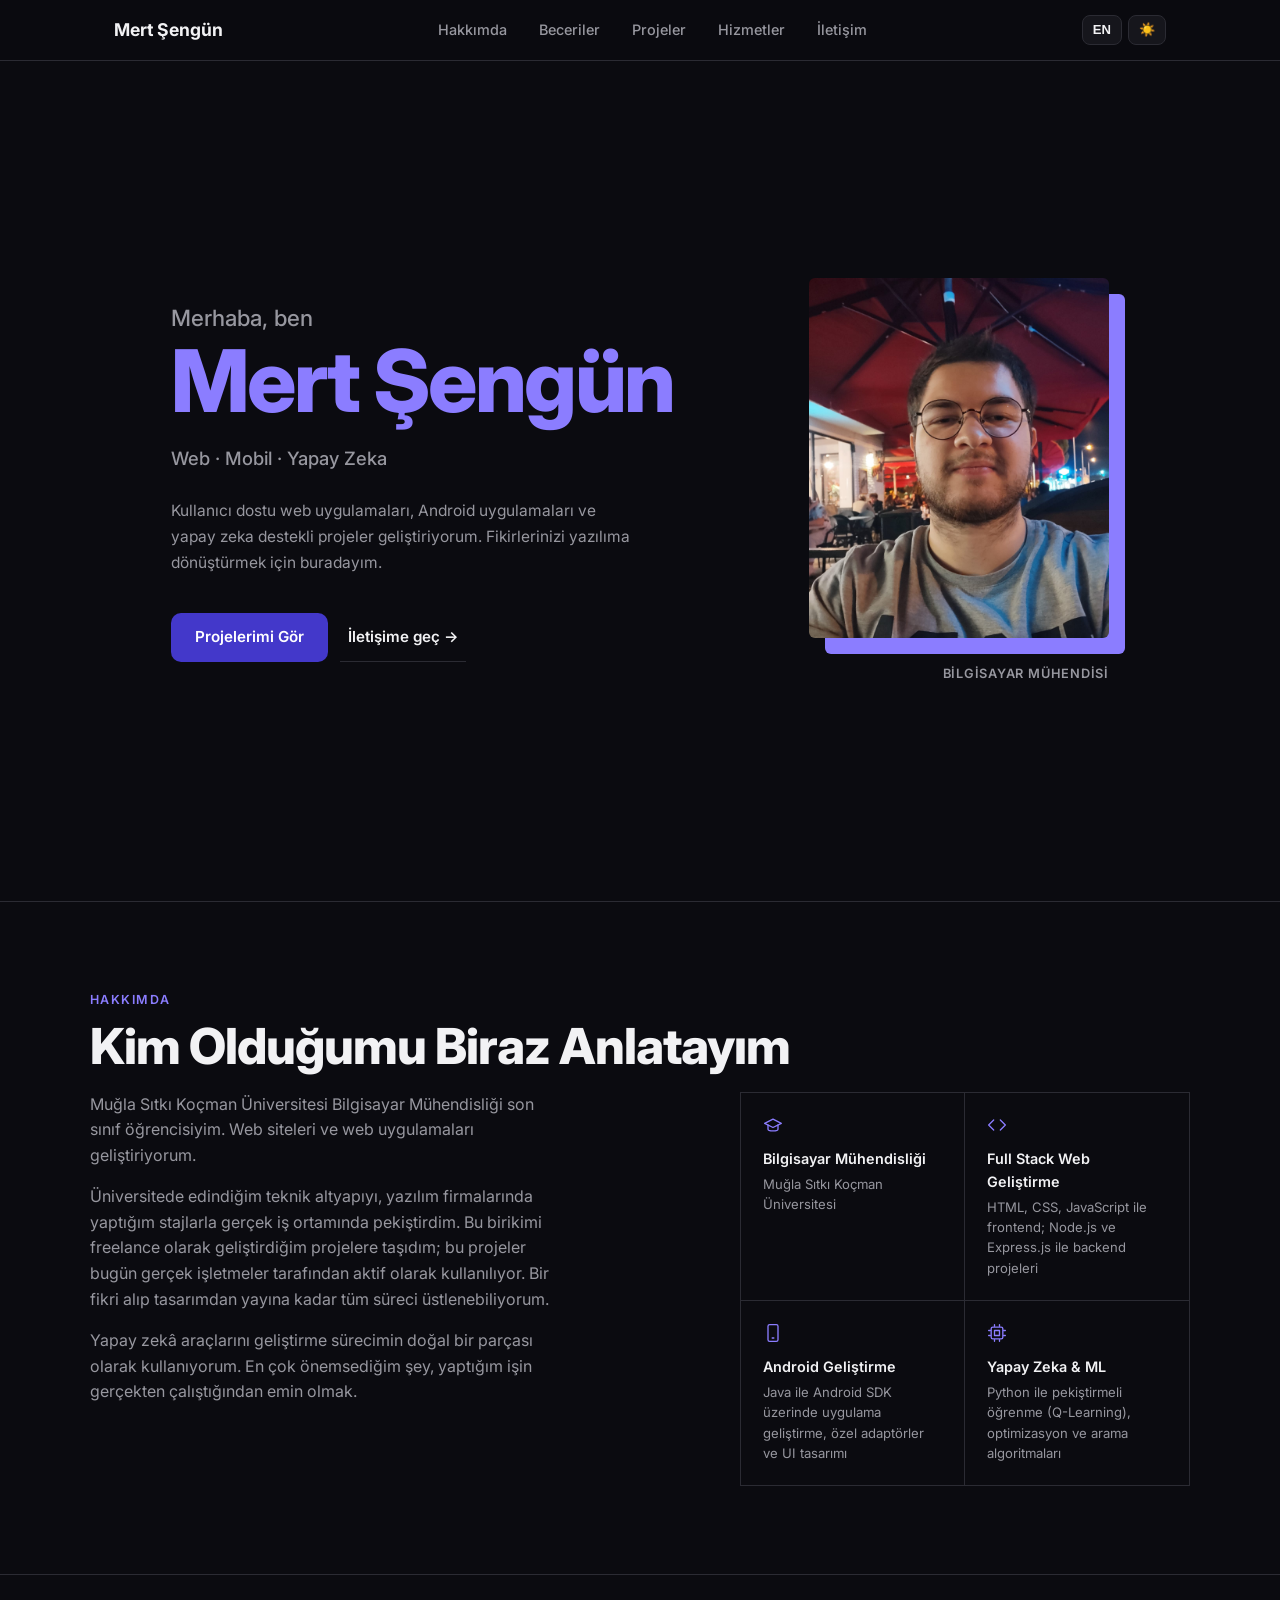
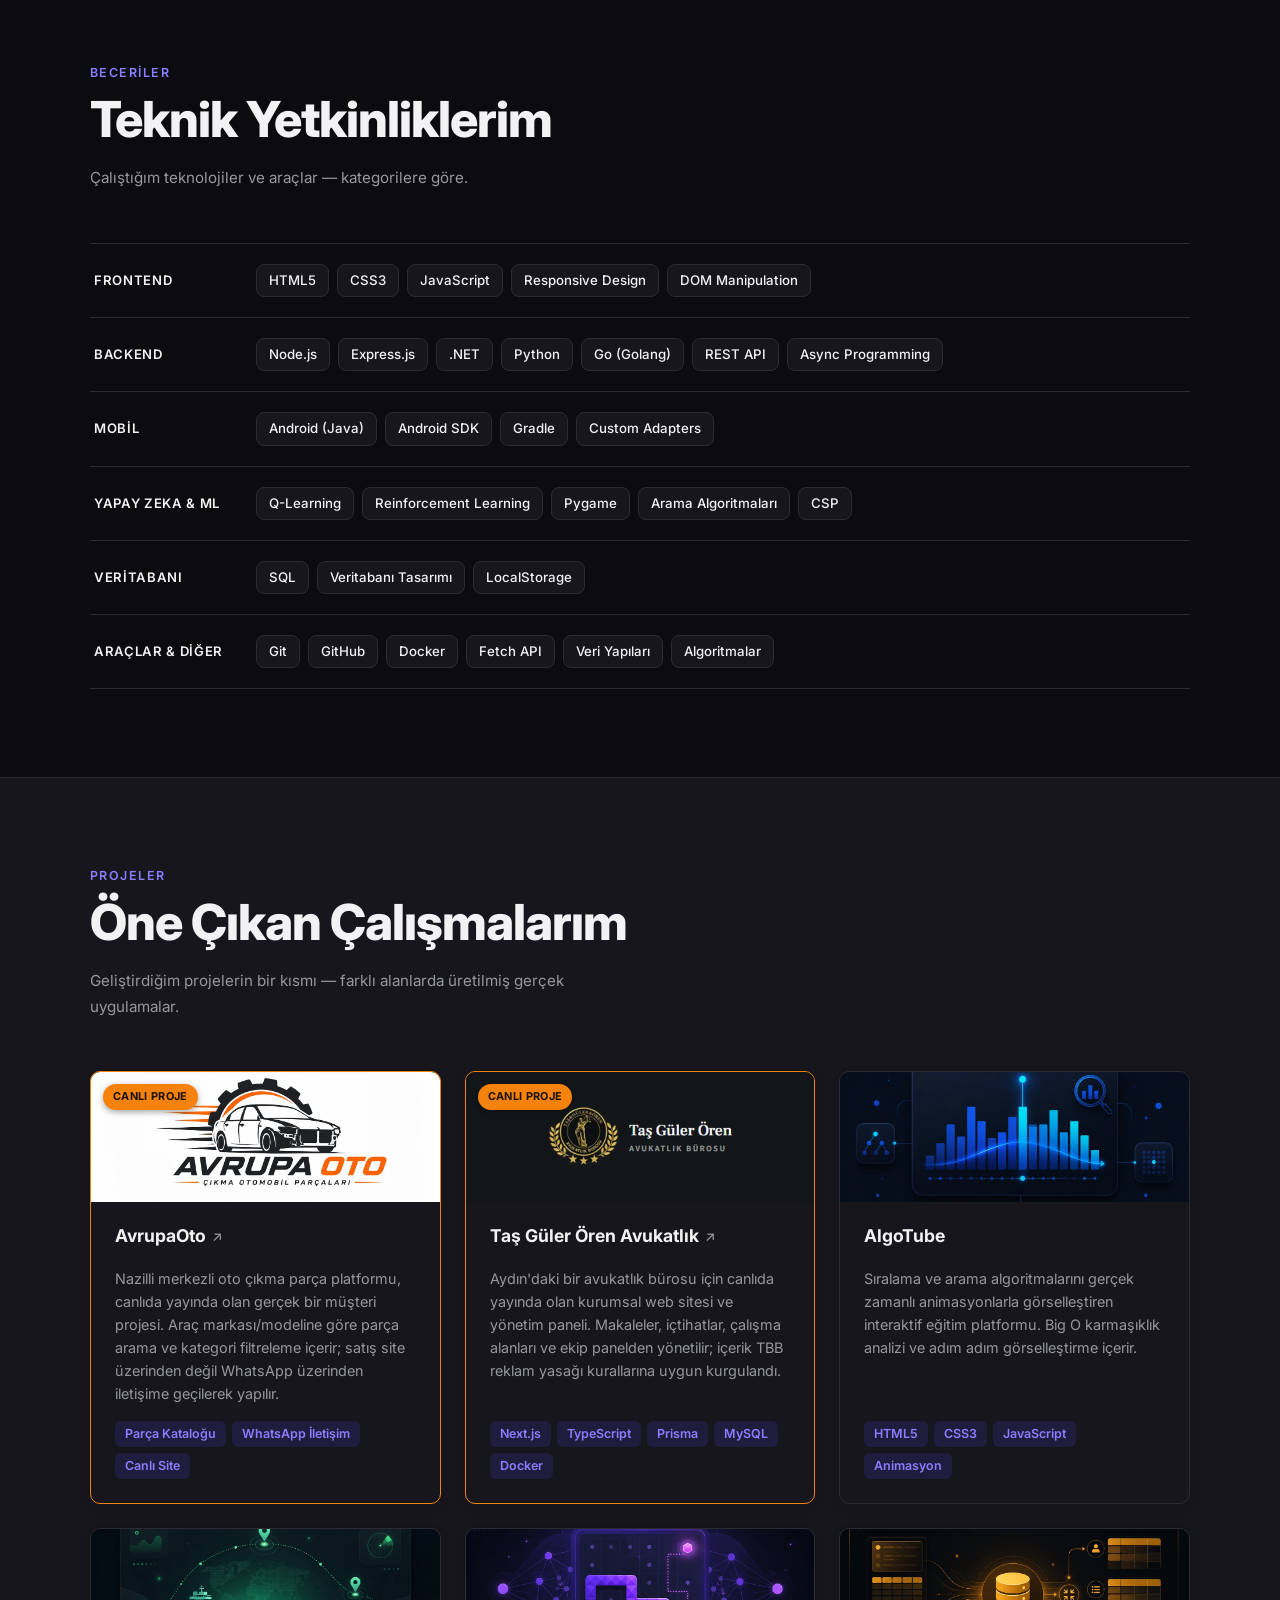
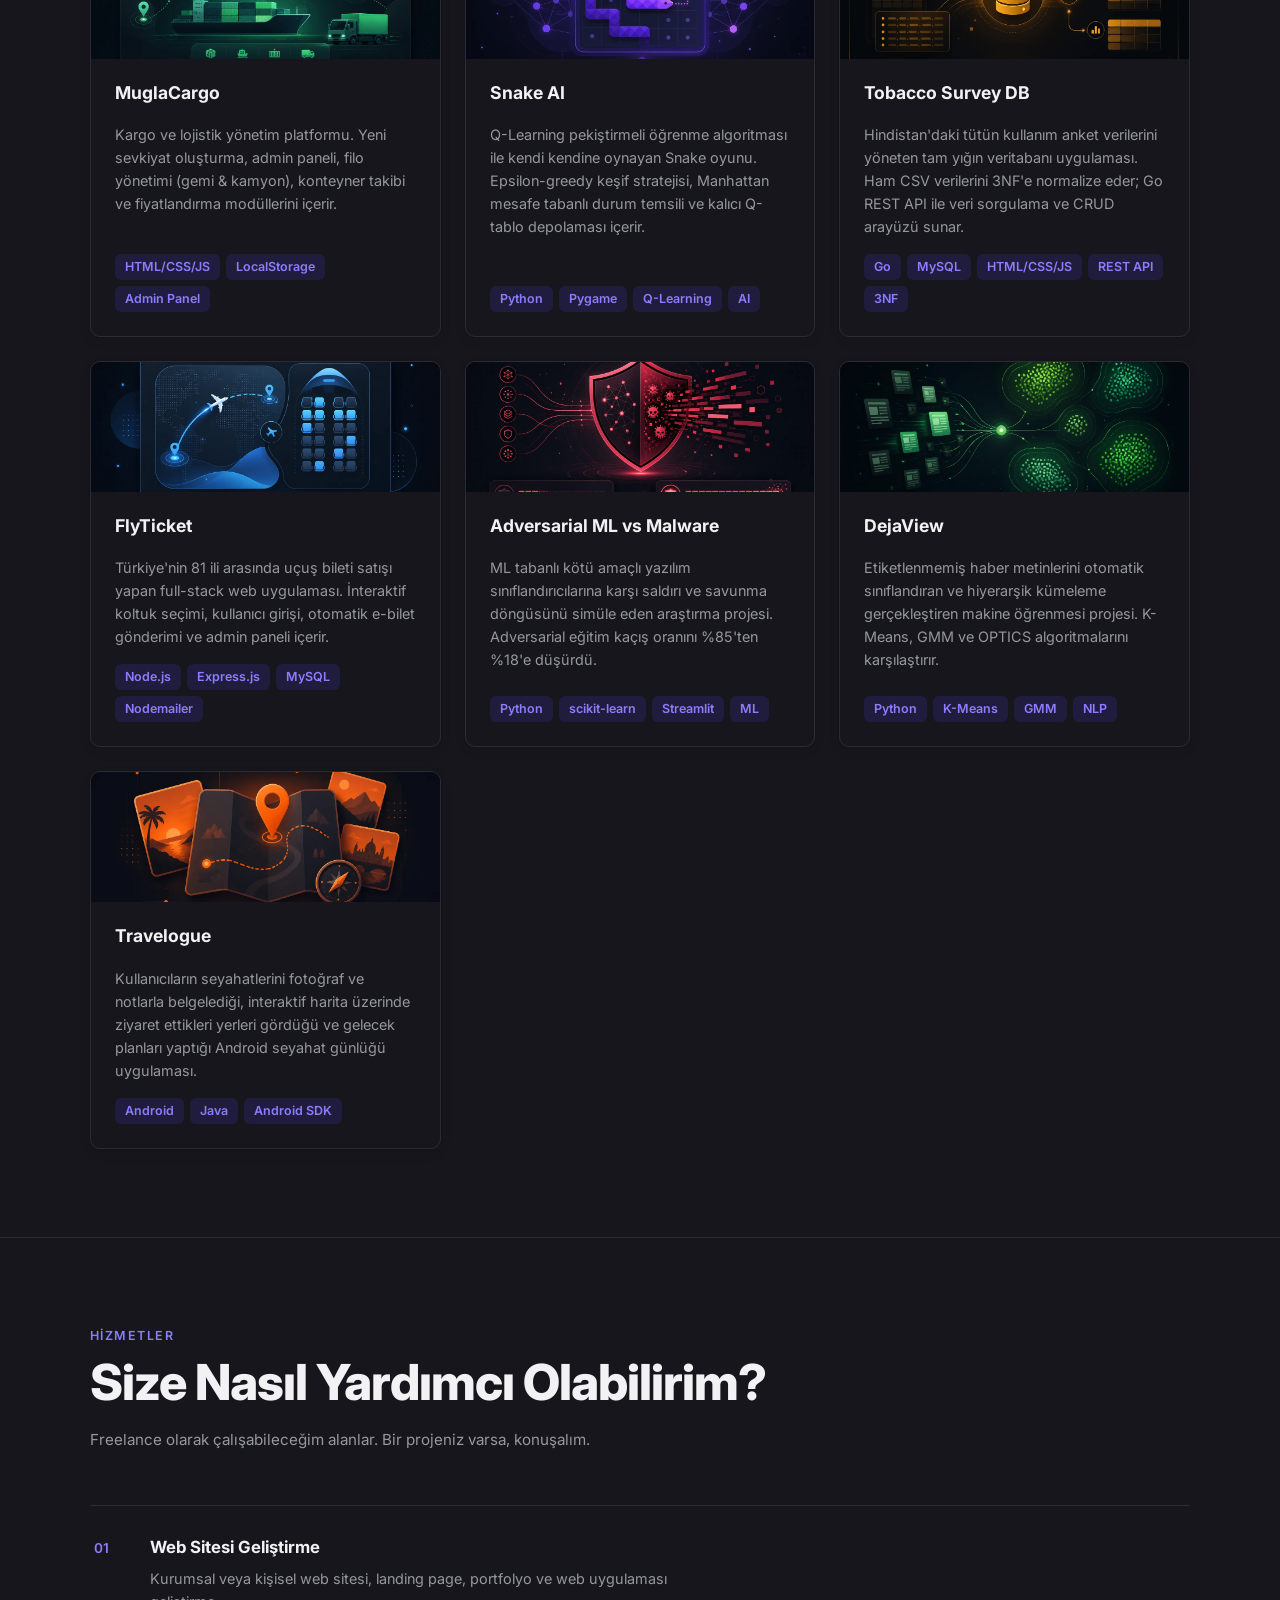
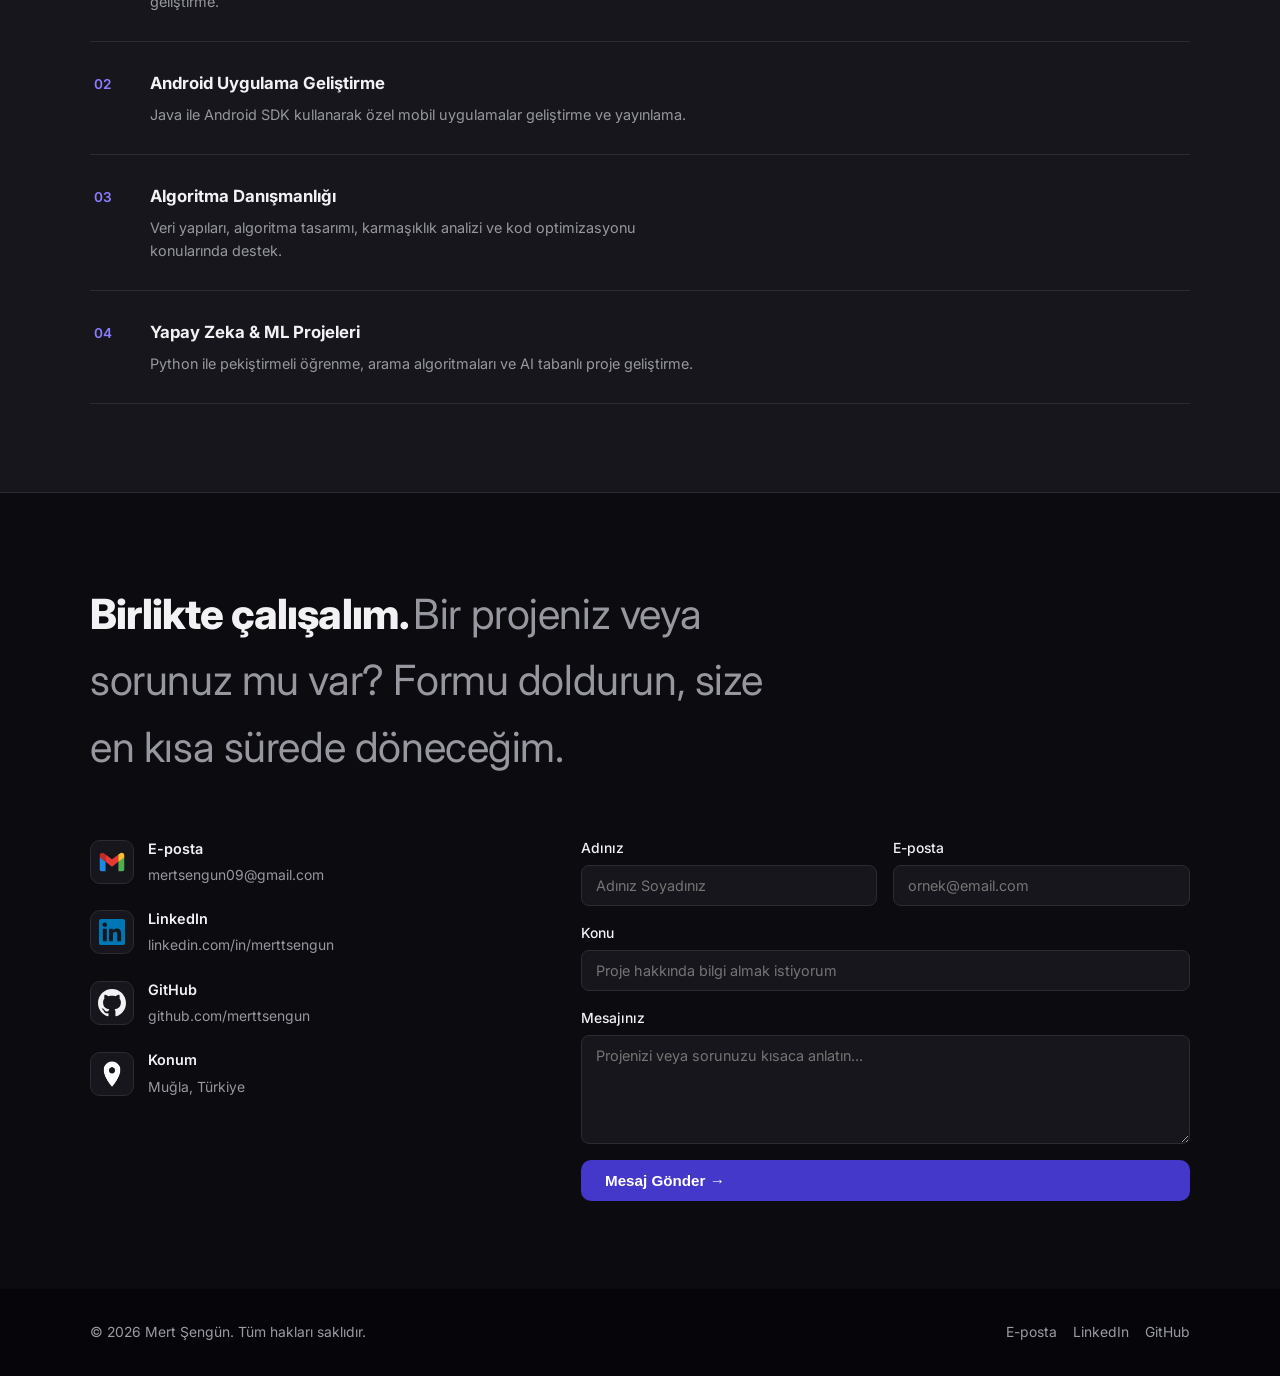
<file: index.html>
<!DOCTYPE html>
<html lang="tr">
<head>
  <meta charset="UTF-8" />
  <meta name="viewport" content="width=device-width, initial-scale=1.0" />
  <title>Mert Şengün — Bilgisayar Mühendisi</title>
  <meta name="description" content="Mert Şengün kişisel portfolio sitesi. Web geliştirme, Android uygulama geliştirme ve yapay zeka projeleri." />
  <link rel="icon" type="image/svg+xml" href="favicon.svg?v=2" />
  <link rel="icon" type="image/png" sizes="32x32" href="favicon-32.png?v=2" />
  <link rel="icon" type="image/png" sizes="16x16" href="favicon-16.png?v=2" />
  <link rel="icon" href="favicon.ico?v=2" sizes="any" />
  <link rel="apple-touch-icon" href="apple-touch-icon.png?v=2" />
  <link rel="stylesheet" href="style.css?v=20260924" />
</head>
<body>

<!-- ── Navbar ── -->
<nav>
  <div class="nav-inner">
    <a class="nav-logo" href="#hero">Mert Şengün</a>
    <ul class="nav-links" id="navLinks">
      <li><a href="#about" data-i18n="nav.about">Hakkımda</a></li>
      <li><a href="#skills" data-i18n="nav.skills">Beceriler</a></li>
      <li><a href="#projects" data-i18n="nav.projects">Projeler</a></li>
      <li><a href="#services" data-i18n="nav.services">Hizmetler</a></li>
      <li><a href="#contact" data-i18n="nav.contact">İletişim</a></li>
    </ul>
    <div class="nav-controls">
      <button id="langToggle" class="nav-ctrl-btn">EN</button>
      <button id="themeToggle" class="nav-ctrl-btn" aria-label="Tema">🌙</button>
      <button class="nav-toggle" id="navToggle" aria-label="Menü">
        <span></span><span></span><span></span>
      </button>
    </div>
  </div>
</nav>

<!-- ── Hero ── -->
<section id="hero">
  <div class="hero-inner">
    <div class="hero-content">
      <h1 class="hero-name"><span data-i18n="hero.greeting">Merhaba, Ben</span><span class="accent">Mert Şengün</span></h1>
      <p class="hero-role" data-i18n="hero.role">Web · Mobil · Yapay Zeka</p>
      <p class="hero-desc" data-i18n="hero.desc">
        Kullanıcı dostu web uygulamaları, Android uygulamaları ve yapay zeka destekli projeler geliştiriyorum. Fikirlerinizi yazılıma dönüştürmek için buradayım.
      </p>
      <div class="hero-actions">
        <a class="btn btn-primary" href="#projects" data-i18n="hero.btn.projects">Projelerimi Gör</a>
        <a class="hero-link" href="#contact" data-i18n="hero.btn.contact">İletişime geç →</a>
      </div>
    </div>

    <div class="hero-visual">
      <div class="hero-photo-wrap">
        <img src="photo.jpeg" alt="Mert Şengün" class="hero-photo" />
      </div>
      <p class="hero-photo-caption" data-i18n="hero.badge">Bilgisayar Mühendisi</p>
    </div>
  </div>
</section>

<!-- ── Hakkımda ── -->
<section id="about">
  <div class="section-inner">
    <p class="section-label" data-i18n="about.label">Hakkımda</p>
    <h2 class="section-title" data-i18n="about.title">Kim Olduğumu Biraz Anlatayım</h2>

    <div class="about-grid">
      <div class="about-text fade-up">
        <p data-i18n="about.p1">Muğla Sıtkı Koçman Üniversitesi Bilgisayar Mühendisliği son sınıf öğrencisiyim. Web siteleri ve web uygulamaları geliştiriyorum.</p>
        <p data-i18n="about.p2">Üniversitede edindiğim teknik altyapıyı, yazılım firmalarında yaptığım stajlarla gerçek iş ortamında pekiştirdim. Bu birikimi freelance olarak geliştirdiğim projelere taşıdım; bu projeler bugün gerçek işletmeler tarafından aktif olarak kullanılıyor. Bir fikri alıp tasarımdan yayına kadar tüm süreci üstlenebiliyorum.</p>
        <p data-i18n="about.p3">Yapay zekâ araçlarını geliştirme sürecimin doğal bir parçası olarak kullanıyorum. En çok önemsediğim şey, yaptığım işin gerçekten çalıştığından emin olmak.</p>
      </div>

      <div class="about-highlights">
        <div class="highlight-card fade-up">
          <div class="hc-icon" aria-hidden="true">
            <svg viewBox="0 0 24 24" fill="none" stroke="currentColor" stroke-width="1.6" stroke-linecap="round" stroke-linejoin="round"><path d="M22 10 12 5 2 10l10 5 10-5Z"/><path d="M6 12v5c0 1.1 2.7 2 6 2s6-.9 6-2v-5"/></svg>
          </div>
          <div class="hc-body">
            <h4 data-i18n="about.card1.title">Bilgisayar Mühendisliği</h4>
            <p data-i18n="about.card1.desc">Muğla Sıtkı Koçman Üniversitesi</p>
          </div>
        </div>
        <div class="highlight-card fade-up">
          <div class="hc-icon" aria-hidden="true">
            <svg viewBox="0 0 24 24" fill="none" stroke="currentColor" stroke-width="1.6" stroke-linecap="round" stroke-linejoin="round"><polyline points="16 18 22 12 16 6"/><polyline points="8 6 2 12 8 18"/></svg>
          </div>
          <div class="hc-body">
            <h4 data-i18n="about.card2.title">Full Stack Web Geliştirme</h4>
            <p data-i18n="about.card2.desc">HTML, CSS, JavaScript ile frontend; Node.js ve Express.js ile backend projeleri</p>
          </div>
        </div>
        <div class="highlight-card fade-up">
          <div class="hc-icon" aria-hidden="true">
            <svg viewBox="0 0 24 24" fill="none" stroke="currentColor" stroke-width="1.6" stroke-linecap="round" stroke-linejoin="round"><rect x="6" y="2" width="12" height="20" rx="2"/><path d="M11 18h2"/></svg>
          </div>
          <div class="hc-body">
            <h4 data-i18n="about.card3.title">Android Geliştirme</h4>
            <p data-i18n="about.card3.desc">Java ile Android SDK üzerinde uygulama geliştirme, özel adaptörler ve UI tasarımı</p>
          </div>
        </div>
        <div class="highlight-card fade-up">
          <div class="hc-icon" aria-hidden="true">
            <svg viewBox="0 0 24 24" fill="none" stroke="currentColor" stroke-width="1.6" stroke-linecap="round" stroke-linejoin="round"><rect x="5" y="5" width="14" height="14" rx="2"/><rect x="9" y="9" width="6" height="6"/><path d="M9 2v2M15 2v2M9 20v2M15 20v2M2 9h2M2 15h2M20 9h2M20 15h2"/></svg>
          </div>
          <div class="hc-body">
            <h4 data-i18n="about.card4.title">Yapay Zeka &amp; ML</h4>
            <p data-i18n="about.card4.desc">Python ile pekiştirmeli öğrenme (Q-Learning), optimizasyon ve arama algoritmaları</p>
          </div>
        </div>
      </div>
    </div>
  </div>
</section>

<!-- ── Beceriler ── -->
<section id="skills">
  <div class="section-inner">
    <p class="section-label" data-i18n="skills.label">Beceriler</p>
    <h2 class="section-title" data-i18n="skills.title">Teknik Yetkinliklerim</h2>
    <p class="section-desc" data-i18n="skills.desc">Çalıştığım teknolojiler ve araçlar — kategorilere göre.</p>

    <div class="skills-grid">
      <div class="skill-category fade-up">
        <h3 data-i18n="skills.cat.frontend">Frontend</h3>
        <div class="skill-tags">
          <span class="skill-tag">HTML5</span>
          <span class="skill-tag">CSS3</span>
          <span class="skill-tag">JavaScript</span>
          <span class="skill-tag">Responsive Design</span>
          <span class="skill-tag">DOM Manipulation</span>
        </div>
      </div>
      <div class="skill-category fade-up">
        <h3 data-i18n="skills.cat.backend">Backend</h3>
        <div class="skill-tags">
          <span class="skill-tag">Node.js</span>
          <span class="skill-tag">Express.js</span>
          <span class="skill-tag">.NET</span>
          <span class="skill-tag">Python</span>
          <span class="skill-tag">Go (Golang)</span>
          <span class="skill-tag">REST API</span>
          <span class="skill-tag">Async Programming</span>
        </div>
      </div>
      <div class="skill-category fade-up">
        <h3 data-i18n="skills.cat.mobile">Mobil</h3>
        <div class="skill-tags">
          <span class="skill-tag">Android (Java)</span>
          <span class="skill-tag">Android SDK</span>
          <span class="skill-tag">Gradle</span>
          <span class="skill-tag">Custom Adapters</span>
        </div>
      </div>
      <div class="skill-category fade-up">
        <h3 data-i18n="skills.cat.ai">Yapay Zeka &amp; ML</h3>
        <div class="skill-tags">
          <span class="skill-tag">Q-Learning</span>
          <span class="skill-tag">Reinforcement Learning</span>
          <span class="skill-tag">Pygame</span>
          <span class="skill-tag" data-i18n-tag="skills.tag.search">Arama Algoritmaları</span>
          <span class="skill-tag">CSP</span>
        </div>
      </div>
      <div class="skill-category fade-up">
        <h3 data-i18n="skills.cat.db">Veritabanı</h3>
        <div class="skill-tags">
          <span class="skill-tag">SQL</span>
          <span class="skill-tag" data-i18n-tag="skills.tag.dbdesign">Veritabanı Tasarımı</span>
          <span class="skill-tag">LocalStorage</span>
        </div>
      </div>
      <div class="skill-category fade-up">
        <h3 data-i18n="skills.cat.tools">Araçlar &amp; Diğer</h3>
        <div class="skill-tags">
          <span class="skill-tag">Git</span>
          <span class="skill-tag">GitHub</span>
          <span class="skill-tag">Docker</span>
          <span class="skill-tag">Fetch API</span>
          <span class="skill-tag" data-i18n-tag="skills.tag.ds">Veri Yapıları</span>
          <span class="skill-tag" data-i18n-tag="skills.tag.algo">Algoritmalar</span>
        </div>
      </div>
    </div>
  </div>
</section>

<!-- ── Projeler ── -->
<section id="projects">
  <div class="section-inner">
    <p class="section-label" data-i18n="projects.label">Projeler</p>
    <h2 class="section-title" data-i18n="projects.title">Öne Çıkan Çalışmalarım</h2>
    <p class="section-desc" data-i18n="projects.desc">Geliştirdiğim projelerin bir kısmı — farklı alanlarda üretilmiş gerçek uygulamalar.</p>

    <div class="projects-grid">
      <a class="project-card live-project avrupaoto fade-up" href="https://avrupaotocikma.com.tr" target="_blank" rel="noopener noreferrer">
        <div class="project-preview">
          <span class="live-badge" data-i18n="projects.avrupaoto.badge">Canlı Proje</span>
        </div>
        <h3>AvrupaOto <span class="ext-icon">↗</span></h3>
        <p data-i18n="projects.avrupaoto.desc">Nazilli merkezli oto çıkma parça satışı yapan, canlıda yayında olan gerçek bir müşteri projesi. Araç markası/modeline göre parça arama, kategori filtreleme ve WhatsApp üzerinden hızlı teklif alma özellikleri içerir.</p>
        <div class="project-tags">
          <span class="project-tag" data-i18n-tag="tag.partscatalog">Parça Kataloğu</span>
          <span class="project-tag" data-i18n-tag="tag.whatsapp">WhatsApp İletişim</span>
          <span class="project-tag" data-i18n-tag="tag.livesite">Canlı Site</span>
        </div>
      </a>

      <a class="project-card live-project tasguleroren fade-up" href="https://tasguleroren.av.tr" target="_blank" rel="noopener noreferrer">
        <div class="project-preview">
          <span class="live-badge" data-i18n="projects.avrupaoto.badge">Canlı Proje</span>
        </div>
        <h3>Taş Güler Ören Avukatlık <span class="ext-icon">↗</span></h3>
        <p data-i18n="projects.tasguleroren.desc">Aydın'daki bir avukatlık bürosu için canlıda yayında olan kurumsal web sitesi ve yönetim paneli. Makaleler, içtihatlar, çalışma alanları ve ekip panelden yönetilir; içerik TBB reklam yasağı kurallarına uygun kurgulandı.</p>
        <div class="project-tags">
          <span class="project-tag">Next.js</span>
          <span class="project-tag">TypeScript</span>
          <span class="project-tag">Prisma</span>
          <span class="project-tag">MySQL</span>
          <span class="project-tag">Docker</span>
        </div>
      </a>

      <div class="project-card fade-up">
        <div class="project-preview preview-algotube"></div>
        <h3>AlgoTube</h3>
        <p data-i18n="projects.algotube.desc">Sıralama ve arama algoritmalarını gerçek zamanlı animasyonlarla görselleştiren interaktif eğitim platformu. Big O karmaşıklık analizi ve adım adım görselleştirme içerir.</p>
        <div class="project-tags">
          <span class="project-tag">HTML5</span>
          <span class="project-tag">CSS3</span>
          <span class="project-tag">JavaScript</span>
          <span class="project-tag" data-i18n-tag="tag.animation">Animasyon</span>
        </div>
      </div>

      <div class="project-card fade-up">
        <div class="project-preview preview-cargo"></div>
        <h3>MuglaCargo</h3>
        <p data-i18n="projects.cargo.desc">Kargo ve lojistik yönetim platformu. Yeni sevkiyat oluşturma, admin paneli, filo yönetimi (gemi &amp; kamyon), konteyner takibi ve fiyatlandırma modüllerini içerir.</p>
        <div class="project-tags">
          <span class="project-tag">HTML/CSS/JS</span>
          <span class="project-tag">LocalStorage</span>
          <span class="project-tag">Admin Panel</span>
        </div>
      </div>

      <div class="project-card fade-up">
        <div class="project-preview preview-snake"></div>
        <h3>Snake AI</h3>
        <p data-i18n="projects.snake.desc">Q-Learning pekiştirmeli öğrenme algoritması ile kendi kendine oynayan Snake oyunu. Epsilon-greedy keşif stratejisi, Manhattan mesafe tabanlı durum temsili ve kalıcı Q-tablo depolaması içerir.</p>
        <div class="project-tags">
          <span class="project-tag">Python</span>
          <span class="project-tag">Pygame</span>
          <span class="project-tag">Q-Learning</span>
          <span class="project-tag">AI</span>
        </div>
      </div>

      <div class="project-card fade-up">
        <div class="project-preview preview-tobacco"></div>
        <h3>Tobacco Survey DB</h3>
        <p data-i18n="projects.tobacco.desc">Hindistan'daki tütün kullanım anket verilerini yöneten tam yığın veritabanı uygulaması. Ham CSV verilerini 3NF'e normalize eder; Go REST API ile veri sorgulama ve CRUD arayüzü sunar.</p>
        <div class="project-tags">
          <span class="project-tag">Go</span>
          <span class="project-tag">MySQL</span>
          <span class="project-tag">HTML/CSS/JS</span>
          <span class="project-tag">REST API</span>
          <span class="project-tag">3NF</span>
        </div>
      </div>

      <div class="project-card fade-up">
        <div class="project-preview preview-flyticket"></div>
        <h3>FlyTicket</h3>
        <p data-i18n="projects.flyticket.desc">Türkiye'nin 81 ili arasında uçuş bileti satışı yapan full-stack web uygulaması. İnteraktif koltuk seçimi, kullanıcı girişi, otomatik e-bilet gönderimi ve admin paneli içerir.</p>
        <div class="project-tags">
          <span class="project-tag">Node.js</span>
          <span class="project-tag">Express.js</span>
          <span class="project-tag">MySQL</span>
          <span class="project-tag">Nodemailer</span>
        </div>
      </div>

      <div class="project-card fade-up">
        <div class="project-preview preview-adversarial"></div>
        <h3>Adversarial ML vs Malware</h3>
        <p data-i18n="projects.adversarial.desc">ML tabanlı kötü amaçlı yazılım sınıflandırıcılarına karşı saldırı ve savunma döngüsünü simüle eden araştırma projesi. Adversarial eğitim kaçış oranını %85'ten %18'e düşürdü.</p>
        <div class="project-tags">
          <span class="project-tag">Python</span>
          <span class="project-tag">scikit-learn</span>
          <span class="project-tag">Streamlit</span>
          <span class="project-tag">ML</span>
        </div>
      </div>

      <div class="project-card fade-up">
        <div class="project-preview preview-dejaview"></div>
        <h3>DejaView</h3>
        <p data-i18n="projects.dejaview.desc">Etiketlenmemiş haber metinlerini otomatik sınıflandıran ve hiyerarşik kümeleme gerçekleştiren makine öğrenmesi projesi. K-Means, GMM ve OPTICS algoritmalarını karşılaştırır.</p>
        <div class="project-tags">
          <span class="project-tag">Python</span>
          <span class="project-tag">K-Means</span>
          <span class="project-tag">GMM</span>
          <span class="project-tag">NLP</span>
        </div>
      </div>

      <div class="project-card fade-up">
        <div class="project-preview preview-travelogue"></div>
        <h3>Travelogue</h3>
        <p data-i18n="projects.travelogue.desc">Kullanıcıların seyahatlerini fotoğraf ve notlarla belgelediği, interaktif harita üzerinde ziyaret ettikleri yerleri gördüğü ve gelecek planları yaptığı Android seyahat günlüğü uygulaması.</p>
        <div class="project-tags">
          <span class="project-tag">Android</span>
          <span class="project-tag">Java</span>
          <span class="project-tag">Android SDK</span>
        </div>
      </div>
    </div>
  </div>
</section>

<!-- ── Hizmetler ── -->
<section id="services">
  <div class="section-inner">
    <p class="section-label" data-i18n="services.label">Hizmetler</p>
    <h2 class="section-title" data-i18n="services.title">Size Nasıl Yardımcı Olabilirim?</h2>
    <p class="section-desc" data-i18n="services.desc">Freelance olarak çalışabileceğim alanlar. Bir projeniz varsa, konuşalım.</p>

    <ol class="services-list">
      <li class="service-item fade-up">
        <span class="service-num">01</span>
        <div class="service-item-body">
          <h3 data-i18n="services.web.title">Web Sitesi Geliştirme</h3>
          <p data-i18n="services.web.desc">Kurumsal veya kişisel web sitesi, landing page, portfolyo ve web uygulaması geliştirme.</p>
        </div>
      </li>
      <li class="service-item fade-up">
        <span class="service-num">02</span>
        <div class="service-item-body">
          <h3 data-i18n="services.mobile.title">Android Uygulama Geliştirme</h3>
          <p data-i18n="services.mobile.desc">Java ile Android SDK kullanarak özel mobil uygulamalar geliştirme ve yayınlama.</p>
        </div>
      </li>
      <li class="service-item fade-up">
        <span class="service-num">03</span>
        <div class="service-item-body">
          <h3 data-i18n="services.algo.title">Algoritma Danışmanlığı</h3>
          <p data-i18n="services.algo.desc">Veri yapıları, algoritma tasarımı, karmaşıklık analizi ve kod optimizasyonu konularında destek.</p>
        </div>
      </li>
      <li class="service-item fade-up">
        <span class="service-num">04</span>
        <div class="service-item-body">
          <h3 data-i18n="services.ai.title">Yapay Zeka &amp; ML Projeleri</h3>
          <p data-i18n="services.ai.desc">Python ile pekiştirmeli öğrenme, arama algoritmaları ve AI tabanlı proje geliştirme.</p>
        </div>
      </li>
    </ol>
  </div>
</section>

<!-- ── İletişim ── -->
<section id="contact">
  <div class="section-inner">
    <div class="contact-lede">
      <h2 class="contact-lede-title" data-i18n="contact.title">Birlikte çalışalım.</h2>
      <p class="contact-lede-desc" data-i18n="contact.desc">Bir projeniz veya sorunuz mu var? Formu doldurun, size en kısa sürede döneceğim.</p>
    </div>

    <div class="contact-grid">
      <div class="contact-info fade-up">
        <div class="contact-item">
          <div class="contact-item-icon">
            <svg xmlns="http://www.w3.org/2000/svg" viewBox="0 0 48 48" width="28" height="28" aria-hidden="true">
              <path fill="#4caf50" d="M45,16.2l-5,2.75l-5,4.75L35,40h7c1.657,0,3-1.343,3-3V16.2z"/>
              <path fill="#1e88e5" d="M3,16.2l3.614,1.71L13,23.7V40H6c-1.657,0-3-1.343-3-3V16.2z"/>
              <polygon fill="#e53935" points="35,11.2 24,19.45 13,11.2 12,17 13,23.7 24,31.95 35,23.7 36,17"/>
              <path fill="#c62828" d="M3,12.298V16.2l10,7.5V11.2L9.876,8.859C9.132,8.301,8.228,8,7.298,8C4.924,8,3,9.924,3,12.298z"/>
              <path fill="#fbc02d" d="M45,12.298V16.2l-10,7.5V11.2l3.124-2.341C38.868,8.301,39.772,8,40.702,8C43.076,8,45,9.924,45,12.298z"/>
            </svg>
          </div>
          <div class="contact-item-text">
            <h4 data-i18n="contact.email">E-posta</h4>
            <a href="mailto:mertsengun09@gmail.com">mertsengun09@gmail.com</a>
          </div>
        </div>
        <div class="contact-item">
          <div class="contact-item-icon">
            <svg viewBox="0 0 24 24" width="26" height="26" xmlns="http://www.w3.org/2000/svg" aria-hidden="true">
              <path d="M20.447 20.452h-3.554v-5.569c0-1.328-.027-3.037-1.852-3.037-1.853 0-2.136 1.445-2.136 2.939v5.667H9.351V9h3.414v1.561h.046c.477-.9 1.637-1.85 3.37-1.85 3.601 0 4.267 2.37 4.267 5.455v6.286zM5.337 7.433a2.062 2.062 0 0 1-2.063-2.065 2.064 2.064 0 1 1 2.063 2.065zm1.782 13.019H3.555V9h3.564v11.452zM22.225 0H1.771C.792 0 0 .774 0 1.729v20.542C0 23.227.792 24 1.771 24h20.451C23.2 24 24 23.227 24 22.271V1.729C24 .774 23.2 0 22.222 0h.003z" fill="#0077B5"/>
            </svg>
          </div>
          <div class="contact-item-text">
            <h4 data-i18n="contact.linkedin">LinkedIn</h4>
            <a href="https://linkedin.com/in/merttsengun" id="linkedinLink" target="_blank" rel="noopener">linkedin.com/in/merttsengun</a>
          </div>
        </div>
        <div class="contact-item">
          <div class="contact-item-icon icon-github">
            <svg viewBox="0 0 24 24" width="28" height="28" aria-hidden="true">
              <path class="github-path" d="M12 0C5.37 0 0 5.37 0 12c0 5.3 3.438 9.8 8.205 11.385.6.113.82-.258.82-.577 0-.285-.01-1.04-.015-2.04-3.338.724-4.042-1.61-4.042-1.61-.546-1.385-1.335-1.755-1.335-1.755-1.087-.744.084-.729.084-.729 1.205.084 1.838 1.236 1.838 1.236 1.07 1.835 2.809 1.305 3.495.998.108-.776.417-1.305.76-1.605-2.665-.3-5.466-1.332-5.466-5.93 0-1.31.465-2.38 1.235-3.22-.135-.303-.54-1.523.105-3.176 0 0 1.005-.322 3.3 1.23.96-.267 1.98-.399 3-.405 1.02.006 2.04.138 3 .405 2.28-1.552 3.285-1.23 3.285-1.23.645 1.653.24 2.873.12 3.176.765.84 1.23 1.91 1.23 3.22 0 4.61-2.805 5.625-5.475 5.92.42.36.81 1.096.81 2.22 0 1.606-.015 2.896-.015 3.286 0 .315.21.69.825.57C20.565 21.795 24 17.295 24 12c0-6.63-5.37-12-12-12z"/>
            </svg>
          </div>
          <div class="contact-item-text">
            <h4>GitHub</h4>
            <a href="https://github.com/merttsengun" target="_blank" rel="noopener">github.com/merttsengun</a>
          </div>
        </div>
        <div class="contact-item">
          <div class="contact-item-icon">
            <img src="icons8-location-50.png" width="26" height="26" alt="Konum" class="location-icon"/>
          </div>
          <div class="contact-item-text">
            <h4 data-i18n="contact.location">Konum</h4>
            <span data-i18n="contact.location.val">Muğla, Türkiye</span>
          </div>
        </div>
      </div>

      <form class="contact-form fade-up" id="contactForm">
        <div class="form-row">
          <div class="form-group">
            <label for="fname" data-i18n="contact.fname.label">Adınız</label>
            <input type="text" id="fname" name="name" data-i18n-placeholder="contact.fname.placeholder" placeholder="Adınız Soyadınız" required />
          </div>
          <div class="form-group">
            <label for="femail" data-i18n="contact.femail.label">E-posta</label>
            <input type="email" id="femail" name="email" data-i18n-placeholder="contact.femail.placeholder" placeholder="ornek@email.com" required />
          </div>
        </div>
        <div class="form-group">
          <label for="fsubject" data-i18n="contact.fsubject.label">Konu</label>
          <input type="text" id="fsubject" name="subject" data-i18n-placeholder="contact.fsubject.placeholder" placeholder="Proje hakkında bilgi almak istiyorum" />
        </div>
        <div class="form-group">
          <label for="fmessage" data-i18n="contact.fmessage.label">Mesajınız</label>
          <textarea id="fmessage" name="message" rows="5" data-i18n-placeholder="contact.fmessage.placeholder" placeholder="Projenizi veya sorunuzu kısaca anlatın..." required></textarea>
        </div>
        <button type="submit" class="btn btn-primary" id="submitBtn" data-i18n="contact.submit">Mesaj Gönder →</button>
      </form>
    </div>
  </div>
</section>

<!-- ── Footer ── -->
<footer>
  <div class="footer-inner">
    <span data-i18n="footer.rights">© 2026 Mert Şengün. Tüm hakları saklıdır.</span>
    <div style="display:flex;gap:16px;">
      <a href="mailto:mertsengun09@gmail.com" data-i18n="contact.email">E-posta</a>
      <a href="https://linkedin.com/in/merttsengun" id="linkedinFooter" target="_blank" rel="noopener">LinkedIn</a>
      <a href="https://github.com/merttsengun" target="_blank" rel="noopener">GitHub</a>
    </div>
  </div>
</footer>

<script src="config.js"></script>
<script src="script.js?v=20260924"></script>
<!-- Cloudflare Web Analytics --><script type='module' src='https://static.cloudflareinsights.com/beacon.min.js' data-cf-beacon='{"token": "83a2775b8dc945a38264189d3e132ca3"}'></script><!-- End Cloudflare Web Analytics -->
</body>
</html>
</file>
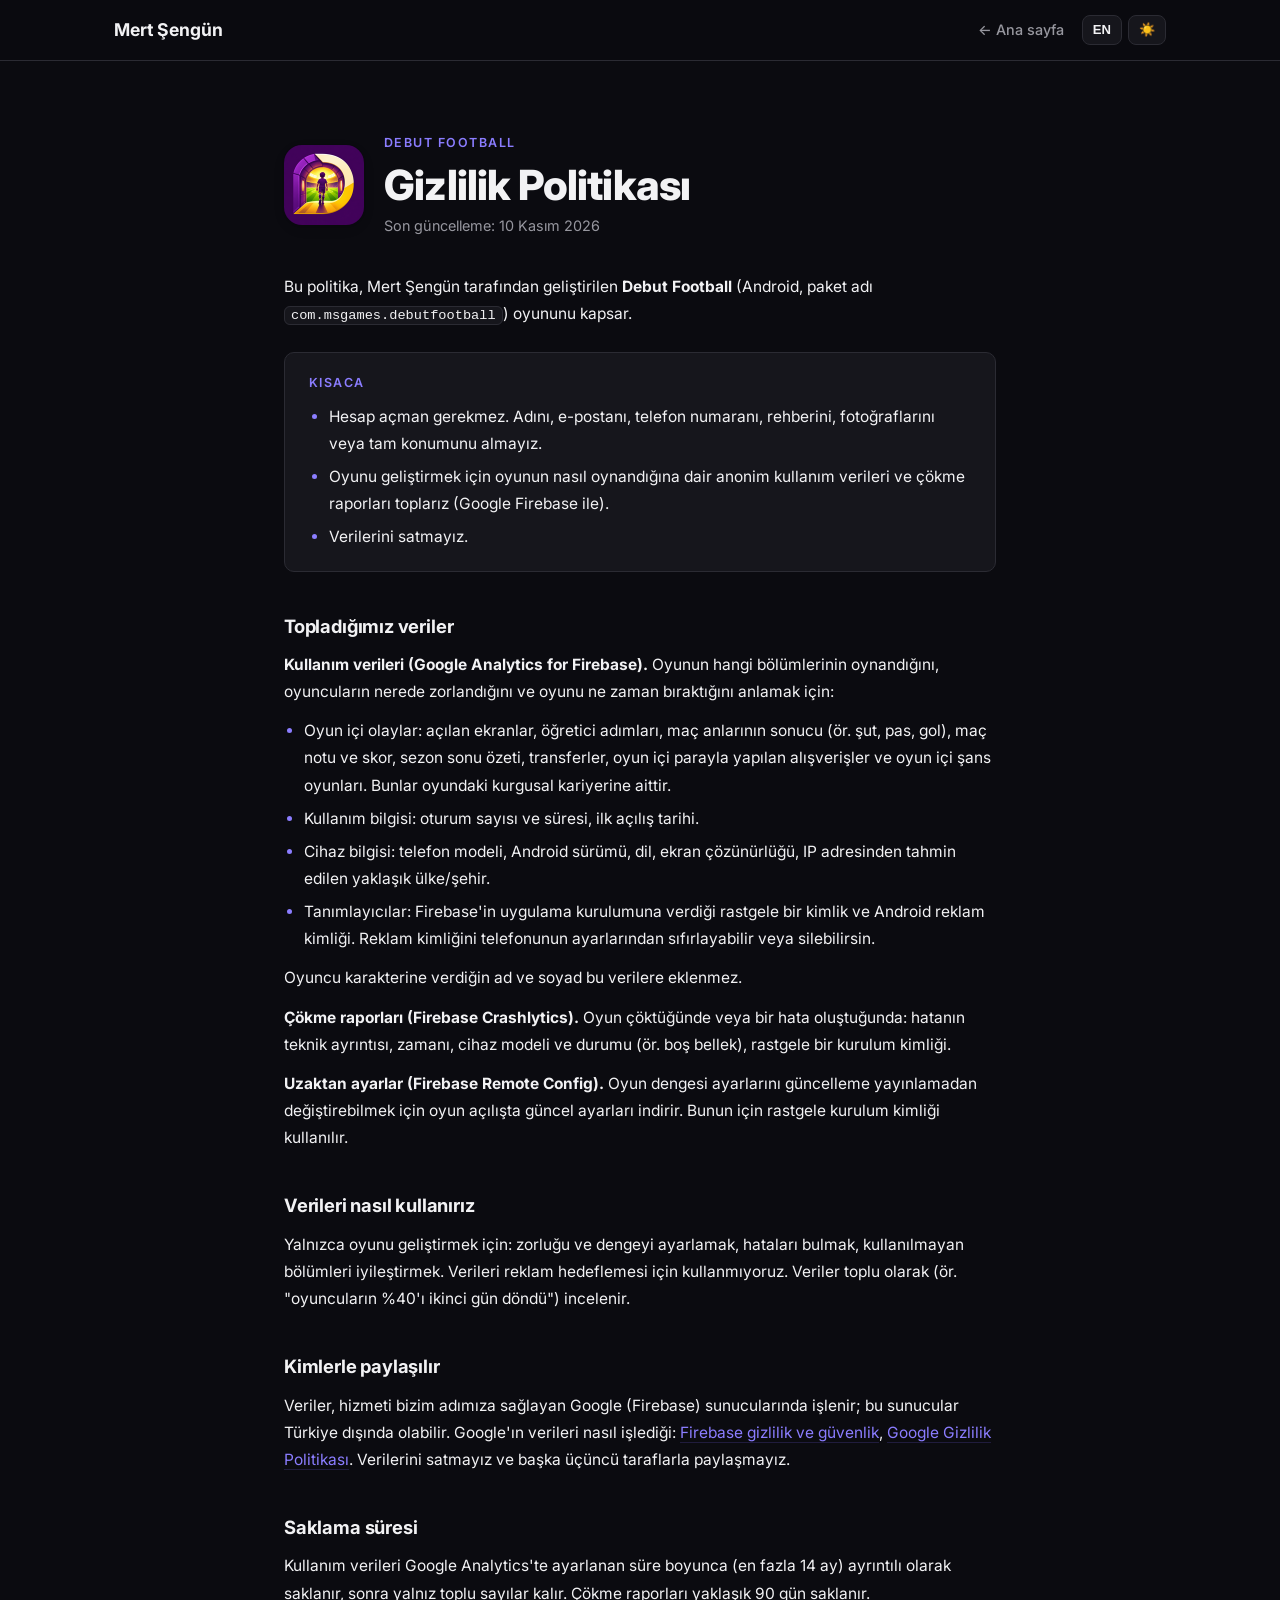
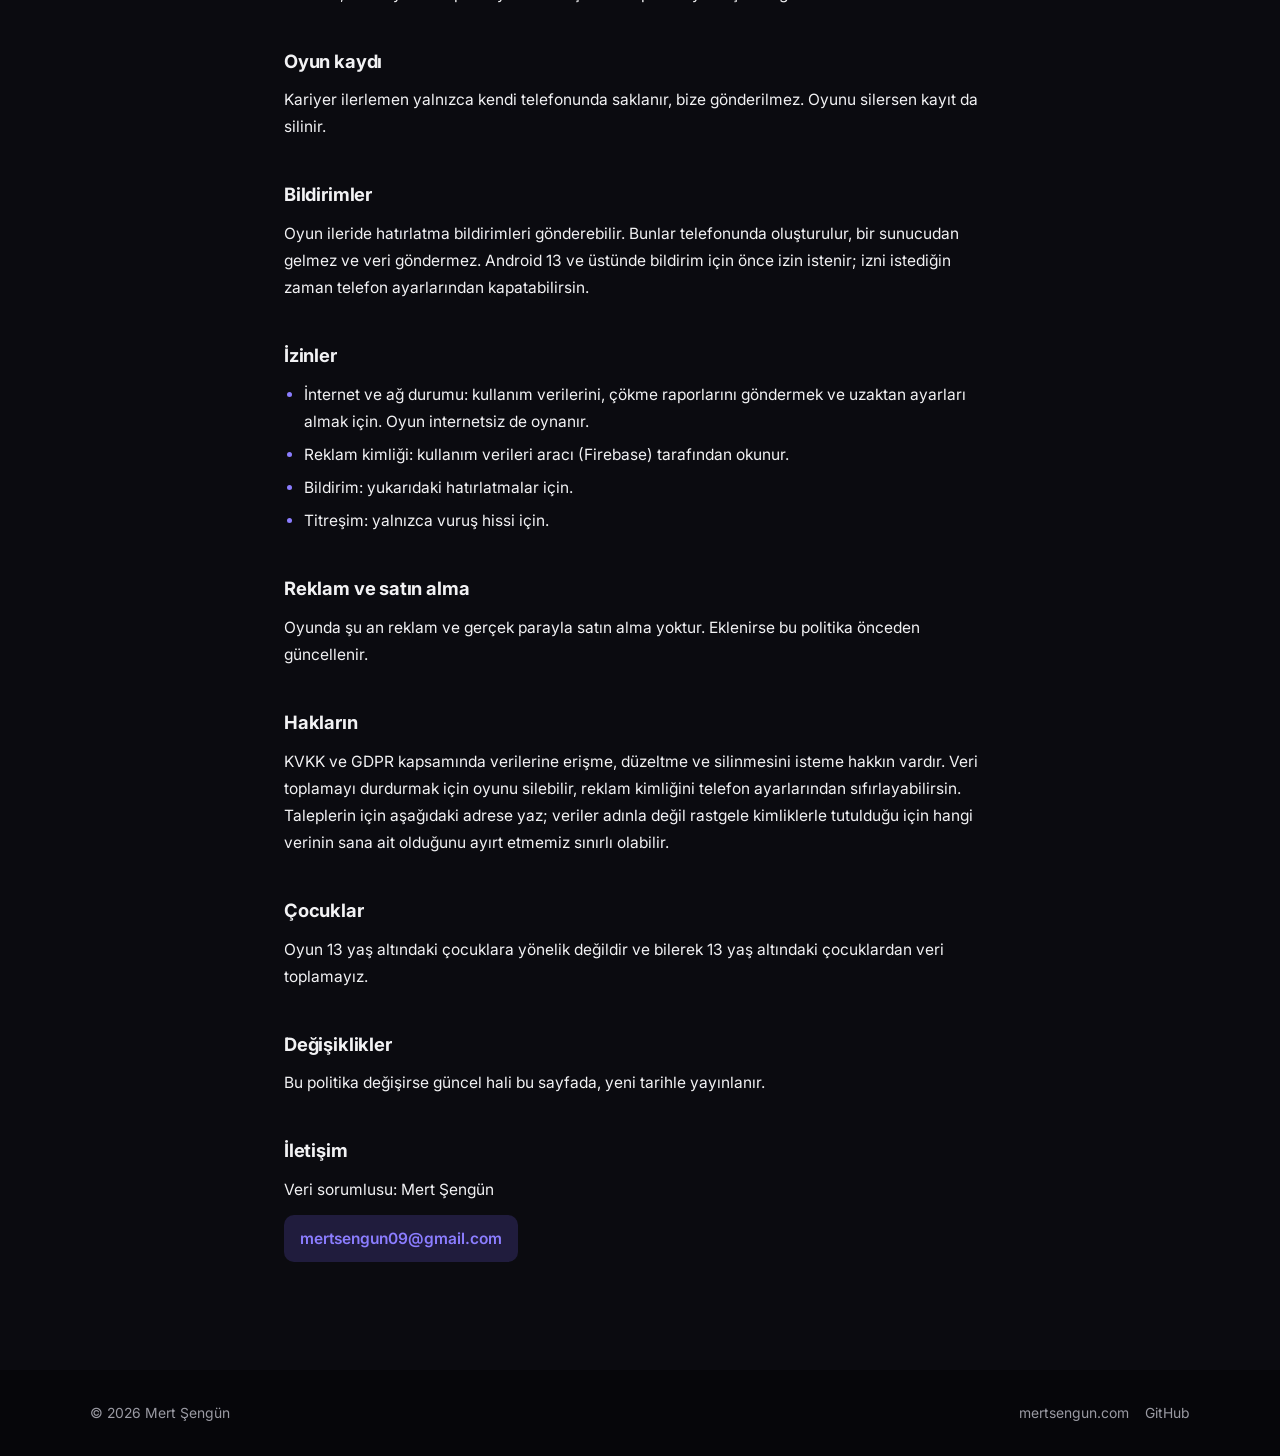
<file: debut/gizlilik/index.html>
<!DOCTYPE html>
<html lang="tr" class="dark">
<head>
  <meta charset="UTF-8" />
  <meta name="viewport" content="width=device-width, initial-scale=1.0" />
  <title>Debut Football — Gizlilik Politikası / Privacy Policy</title>
  <meta name="description" content="Debut Football (Android) gizlilik politikası: hangi verilerin toplandığı, nasıl kullanıldığı ve hakların." />
  <link rel="icon" type="image/png" href="icon.png" />
  <!-- Sitenin ortak görünümü (renkler, Inter, menü, alt bilgi): mertsengun.com/style.css -->
  <link rel="stylesheet" href="/style.css?v=20260924" />
  <script>
    // Sitedeki tema ve dil tercihi (aynı localStorage anahtarları: theme, lang)
    (function () {
      try {
        if (localStorage.getItem('theme') === 'light') document.documentElement.classList.remove('dark');
        var lang = localStorage.getItem('lang');
        if (lang === 'en' || lang === 'tr') document.documentElement.lang = lang;
      } catch (e) {}
      document.documentElement.classList.add('js');
    })();
  </script>
  <style>
    .policy { max-width: 760px; margin: 0 auto; padding: 72px 24px 96px; scroll-margin-top: 60px; }
    .policy-head { display: flex; align-items: center; gap: 20px; margin-bottom: 36px; }
    .policy-head img { width: 80px; height: 80px; border-radius: 18px; box-shadow: var(--shadow); flex: none; }
    .policy-head .section-title { font-size: clamp(1.9rem, 4vw, 2.6rem); margin-bottom: 6px; }
    .policy-date { color: var(--muted); font-size: .9rem; }
    .policy h2 { font-size: 1.15rem; font-weight: 700; letter-spacing: -.01em; margin: 40px 0 10px; color: var(--text); }
    .policy p, .policy li { font-size: .97rem; line-height: 1.75; color: var(--text); }
    .policy p { margin: 0 0 12px; }
    .policy ul { margin: 0 0 12px; padding-left: 1.25em; }
    .policy li { margin-bottom: 6px; }
    .policy li::marker { color: var(--accent); }
    .policy a { color: var(--accent); text-decoration: none; border-bottom: 1px solid var(--accent-tint); }
    .policy a:hover { color: var(--accent-hover); border-bottom-color: var(--accent); }
    .policy code { font-size: .88em; background: var(--surface); border: 1px solid var(--border); border-radius: 6px; padding: 1px 6px; }
    .policy-lead { color: var(--muted); }
    .summary { background: var(--surface); border: 1px solid var(--border); border-radius: var(--radius); padding: 20px 24px 8px; margin: 24px 0 8px; }
    .summary h2 { margin-top: 0; font-size: .78rem; font-weight: 600; letter-spacing: .12em; text-transform: uppercase; color: var(--accent); }
    .contact-box { display: inline-block; margin-top: 4px; padding: 10px 16px; border-radius: var(--radius); background: var(--accent-tint); }
    .contact-box a { border-bottom: 0; font-weight: 600; }
    .nav-back { color: var(--muted); text-decoration: none; font-size: .9rem; font-weight: 500; padding: 6px 12px; border-radius: 8px; transition: color .2s, background .2s; }
    .nav-back:hover { color: var(--accent); background: var(--accent-tint); }
    /* JS açıkken yalnız seçili dil görünür; JS yoksa iki dil alt alta (arama motoru / inceleme için) */
    html.js[lang="tr"] #en, html.js[lang="en"] #tr { display: none; }
    html:not(.js) #en { border-top: 1px solid var(--border); }
    @media (max-width: 560px) {
      .policy { padding: 48px 16px 72px; }
      .policy-head { gap: 14px; }
      .policy-head img { width: 60px; height: 60px; border-radius: 14px; }
      .nav-back { display: none; }
    }
  </style>
</head>
<body>

<nav>
  <div class="nav-inner">
    <a class="nav-logo" href="/">Mert Şengün</a>
    <div class="nav-controls">
      <a class="nav-back" href="/" id="backLink">← Ana sayfa</a>
      <button id="langToggle" class="nav-ctrl-btn" type="button">EN</button>
      <button id="themeToggle" class="nav-ctrl-btn" type="button" aria-label="Tema">☀️</button>
    </div>
  </div>
</nav>

<main>
<article id="tr" lang="tr" class="policy">
  <header class="policy-head">
    <img src="icon.png" alt="Debut Football simgesi" />
    <div>
      <div class="section-label">Debut Football</div>
      <h1 class="section-title">Gizlilik Politikası</h1>
      <div class="policy-date">Son güncelleme: 10 Kasım 2026</div>
    </div>
  </header>

  <p class="policy-lead">Bu politika, Mert Şengün tarafından geliştirilen <strong>Debut Football</strong> (Android, paket adı <code>com.msgames.debutfootball</code>) oyununu kapsar.</p>

  <section class="summary">
    <h2>Kısaca</h2>
    <ul>
      <li>Hesap açman gerekmez. Adını, e-postanı, telefon numaranı, rehberini, fotoğraflarını veya tam konumunu almayız.</li>
      <li>Oyunu geliştirmek için oyunun nasıl oynandığına dair anonim kullanım verileri ve çökme raporları toplarız (Google Firebase ile).</li>
      <li>Verilerini satmayız.</li>
    </ul>
  </section>

  <h2>Topladığımız veriler</h2>
  <p><strong>Kullanım verileri (Google Analytics for Firebase).</strong> Oyunun hangi bölümlerinin oynandığını, oyuncuların nerede zorlandığını ve oyunu ne zaman bıraktığını anlamak için:</p>
  <ul>
    <li>Oyun içi olaylar: açılan ekranlar, öğretici adımları, maç anlarının sonucu (ör. şut, pas, gol), maç notu ve skor, sezon sonu özeti, transferler, oyun içi parayla yapılan alışverişler ve oyun içi şans oyunları. Bunlar oyundaki kurgusal kariyerine aittir.</li>
    <li>Kullanım bilgisi: oturum sayısı ve süresi, ilk açılış tarihi.</li>
    <li>Cihaz bilgisi: telefon modeli, Android sürümü, dil, ekran çözünürlüğü, IP adresinden tahmin edilen yaklaşık ülke/şehir.</li>
    <li>Tanımlayıcılar: Firebase'in uygulama kurulumuna verdiği rastgele bir kimlik ve Android reklam kimliği. Reklam kimliğini telefonunun ayarlarından sıfırlayabilir veya silebilirsin.</li>
  </ul>
  <p>Oyuncu karakterine verdiğin ad ve soyad bu verilere eklenmez.</p>
  <p><strong>Çökme raporları (Firebase Crashlytics).</strong> Oyun çöktüğünde veya bir hata oluştuğunda: hatanın teknik ayrıntısı, zamanı, cihaz modeli ve durumu (ör. boş bellek), rastgele bir kurulum kimliği.</p>
  <p><strong>Uzaktan ayarlar (Firebase Remote Config).</strong> Oyun dengesi ayarlarını güncelleme yayınlamadan değiştirebilmek için oyun açılışta güncel ayarları indirir. Bunun için rastgele kurulum kimliği kullanılır.</p>

  <h2>Verileri nasıl kullanırız</h2>
  <p>Yalnızca oyunu geliştirmek için: zorluğu ve dengeyi ayarlamak, hataları bulmak, kullanılmayan bölümleri iyileştirmek. Verileri reklam hedeflemesi için kullanmıyoruz. Veriler toplu olarak (ör. "oyuncuların %40'ı ikinci gün döndü") incelenir.</p>

  <h2>Kimlerle paylaşılır</h2>
  <p>Veriler, hizmeti bizim adımıza sağlayan Google (Firebase) sunucularında işlenir; bu sunucular Türkiye dışında olabilir. Google'ın verileri nasıl işlediği: <a href="https://firebase.google.com/support/privacy">Firebase gizlilik ve güvenlik</a>, <a href="https://policies.google.com/privacy">Google Gizlilik Politikası</a>. Verilerini satmayız ve başka üçüncü taraflarla paylaşmayız.</p>

  <h2>Saklama süresi</h2>
  <p>Kullanım verileri Google Analytics'te ayarlanan süre boyunca (en fazla 14 ay) ayrıntılı olarak saklanır, sonra yalnız toplu sayılar kalır. Çökme raporları yaklaşık 90 gün saklanır.</p>

  <h2>Oyun kaydı</h2>
  <p>Kariyer ilerlemen yalnızca kendi telefonunda saklanır, bize gönderilmez. Oyunu silersen kayıt da silinir.</p>

  <h2>Bildirimler</h2>
  <p>Oyun ileride hatırlatma bildirimleri gönderebilir. Bunlar telefonunda oluşturulur, bir sunucudan gelmez ve veri göndermez. Android 13 ve üstünde bildirim için önce izin istenir; izni istediğin zaman telefon ayarlarından kapatabilirsin.</p>

  <h2>İzinler</h2>
  <ul>
    <li>İnternet ve ağ durumu: kullanım verilerini, çökme raporlarını göndermek ve uzaktan ayarları almak için. Oyun internetsiz de oynanır.</li>
    <li>Reklam kimliği: kullanım verileri aracı (Firebase) tarafından okunur.</li>
    <li>Bildirim: yukarıdaki hatırlatmalar için.</li>
    <li>Titreşim: yalnızca vuruş hissi için.</li>
  </ul>

  <h2>Reklam ve satın alma</h2>
  <p>Oyunda şu an reklam ve gerçek parayla satın alma yoktur. Eklenirse bu politika önceden güncellenir.</p>

  <h2>Hakların</h2>
  <p>KVKK ve GDPR kapsamında verilerine erişme, düzeltme ve silinmesini isteme hakkın vardır. Veri toplamayı durdurmak için oyunu silebilir, reklam kimliğini telefon ayarlarından sıfırlayabilirsin. Taleplerin için aşağıdaki adrese yaz; veriler adınla değil rastgele kimliklerle tutulduğu için hangi verinin sana ait olduğunu ayırt etmemiz sınırlı olabilir.</p>

  <h2>Çocuklar</h2>
  <p>Oyun 13 yaş altındaki çocuklara yönelik değildir ve bilerek 13 yaş altındaki çocuklardan veri toplamayız.</p>

  <h2>Değişiklikler</h2>
  <p>Bu politika değişirse güncel hali bu sayfada, yeni tarihle yayınlanır.</p>

  <h2>İletişim</h2>
  <p>Veri sorumlusu: Mert Şengün</p>
  <p class="contact-box"><!--email_off--><a href="mailto:mertsengun09@gmail.com">mertsengun09@gmail.com</a><!--/email_off--></p>
</article>

<article id="en" lang="en" class="policy">
  <header class="policy-head">
    <img src="icon.png" alt="Debut Football icon" />
    <div>
      <div class="section-label">Debut Football</div>
      <h1 class="section-title">Privacy Policy</h1>
      <div class="policy-date">Last updated: 10 November 2026</div>
    </div>
  </header>

  <p class="policy-lead">This policy covers <strong>Debut Football</strong> (Android, package name <code>com.msgames.debutfootball</code>), developed by Mert Şengün.</p>

  <section class="summary">
    <h2>In short</h2>
    <ul>
      <li>No account is needed. We do not collect your name, email, phone number, contacts, photos or precise location.</li>
      <li>To improve the game we collect anonymous usage data about how the game is played and crash reports (using Google Firebase).</li>
      <li>We do not sell your data.</li>
    </ul>
  </section>

  <h2>Data we collect</h2>
  <p><strong>Usage data (Google Analytics for Firebase).</strong> To understand which parts of the game are played, where players struggle and when they stop playing:</p>
  <ul>
    <li>In-game events: screens opened, tutorial steps, results of match moments (e.g. shot, pass, goal), match rating and score, end-of-season summary, transfers, purchases made with in-game currency and in-game games of chance. These describe your fictional in-game career.</li>
    <li>Usage information: number and length of sessions, first open date.</li>
    <li>Device information: phone model, Android version, language, screen resolution, approximate country/city estimated from the IP address.</li>
    <li>Identifiers: a random ID that Firebase assigns to the app installation, and the Android advertising ID. You can reset or delete the advertising ID in your phone settings.</li>
  </ul>
  <p>The first and last name you give your in-game player are not included in this data.</p>
  <p><strong>Crash reports (Firebase Crashlytics).</strong> When the game crashes or an error occurs: technical details of the error, its time, device model and state (e.g. free memory), and a random installation ID.</p>
  <p><strong>Remote settings (Firebase Remote Config).</strong> The game downloads current balance settings on start so they can be adjusted without releasing an update. A random installation ID is used for this.</p>

  <h2>How we use the data</h2>
  <p>Only to improve the game: tuning difficulty and balance, finding bugs, improving parts that are not used. We do not use the data for ad targeting. Data is reviewed in aggregate (e.g. "40% of players returned on day two").</p>

  <h2>Who it is shared with</h2>
  <p>The data is processed on Google (Firebase) servers, which provide the service on our behalf; these servers may be outside your country. How Google processes data: <a href="https://firebase.google.com/support/privacy">Firebase privacy and security</a>, <a href="https://policies.google.com/privacy">Google Privacy Policy</a>. We do not sell your data or share it with other third parties.</p>

  <h2>Retention</h2>
  <p>Usage data is kept in detail for the period set in Google Analytics (at most 14 months); after that only aggregate counts remain. Crash reports are kept for about 90 days.</p>

  <h2>Game save</h2>
  <p>Your career progress is stored only on your own phone and is not sent to us. Uninstalling the game deletes the save.</p>

  <h2>Notifications</h2>
  <p>The game may send reminder notifications in the future. They are created on your phone, do not come from a server and do not send data. On Android 13 and above permission is requested first; you can turn it off any time in your phone settings.</p>

  <h2>Permissions</h2>
  <ul>
    <li>Internet and network state: to send usage data and crash reports and to receive remote settings. The game can be played offline.</li>
    <li>Advertising ID: read by the usage data tool (Firebase).</li>
    <li>Notifications: for the reminders above.</li>
    <li>Vibration: only for kick feedback.</li>
  </ul>

  <h2>Ads and purchases</h2>
  <p>The game currently has no ads and no real-money purchases. If they are added, this policy will be updated beforehand.</p>

  <h2>Your rights</h2>
  <p>Under GDPR and Turkish data protection law (KVKK) you have the right to access, correct and request deletion of your data. To stop data collection you can uninstall the game and reset your advertising ID in your phone settings. Send requests to the address below; because data is kept under random IDs rather than your name, our ability to tell which data is yours may be limited.</p>

  <h2>Children</h2>
  <p>The game is not directed at children under 13 and we do not knowingly collect data from children under 13.</p>

  <h2>Changes</h2>
  <p>If this policy changes, the updated version will be published on this page with a new date.</p>

  <h2>Contact</h2>
  <p>Data controller: Mert Şengün</p>
  <p class="contact-box"><!--email_off--><a href="mailto:mertsengun09@gmail.com">mertsengun09@gmail.com</a><!--/email_off--></p>
</article>
</main>

<footer>
  <div class="footer-inner">
    <span>© 2026 Mert Şengün</span>
    <div style="display:flex;gap:16px;">
      <a href="/">mertsengun.com</a>
      <a href="https://github.com/merttsengun" target="_blank" rel="noopener">GitHub</a>
    </div>
  </div>
</footer>

<script>
  (function () {
    var root = document.documentElement;
    var langBtn = document.getElementById('langToggle');
    var themeBtn = document.getElementById('themeToggle');
    var back = document.getElementById('backLink');
    function save(k, v) { try { localStorage.setItem(k, v); } catch (e) {} }
    function showLang(lang) {
      root.lang = lang;
      langBtn.textContent = lang === 'tr' ? 'EN' : 'TR';
      back.textContent = lang === 'tr' ? '← Ana sayfa' : '← Home';
      document.title = lang === 'tr' ? 'Debut Football — Gizlilik Politikası' : 'Debut Football — Privacy Policy';
      save('lang', lang);
    }
    function showTheme(dark) {
      root.classList.toggle('dark', dark);
      themeBtn.textContent = dark ? '☀️' : '🌙';
      save('theme', dark ? 'dark' : 'light');
    }
    // Bağlantıda #en / #tr varsa o dil açılır
    if (location.hash === '#en' || location.hash === '#tr') showLang(location.hash.slice(1));
    else showLang(root.lang === 'en' ? 'en' : 'tr');
    themeBtn.textContent = root.classList.contains('dark') ? '☀️' : '🌙';
    langBtn.addEventListener('click', function () { showLang(root.lang === 'tr' ? 'en' : 'tr'); window.scrollTo(0, 0); });
    themeBtn.addEventListener('click', function () { showTheme(!root.classList.contains('dark')); });
  })();
</script>
</body>
</html>
</file>
<file: style.css>
@import url('https://fonts.googleapis.com/css2?family=Inter:wght@400;500;600;700;800&display=swap');

*, *::before, *::after { box-sizing: border-box; margin: 0; padding: 0; }

:root {
  --bg: #ffffff;
  --surface: #f6f6f4;
  --border: #e3e3df;
  --text: #15151a;
  --muted: #6b6b70;
  --accent: #4338ca;
  --accent-hover: #362eab;
  --accent-tint: #edecfb;
  --accent-solid: #4338ca;
  --accent-solid-hover: #362eab;
  --radius: 10px;
  --shadow: 0 1px 3px rgba(0,0,0,.06), 0 4px 16px rgba(0,0,0,.04);
  --shadow-hover: 0 4px 12px rgba(67,56,202,.18), 0 8px 32px rgba(0,0,0,.07);
}

html { scroll-behavior: smooth; }

body {
  font-family: 'Inter', system-ui, sans-serif;
  background: var(--bg);
  color: var(--text);
  line-height: 1.6;
}

/* ── Navbar ── */
nav {
  position: sticky;
  top: 0;
  z-index: 100;
  background: rgba(255,255,255,.9);
  backdrop-filter: blur(12px);
  border-bottom: 1px solid var(--border);
}

.nav-inner {
  max-width: 1100px;
  margin: 0 auto;
  padding: 0 24px;
  height: 60px;
  display: flex;
  align-items: center;
  justify-content: space-between;
}

.nav-logo {
  font-size: 1.1rem;
  font-weight: 700;
  color: var(--text);
  text-decoration: none;
}

.nav-links {
  display: flex;
  gap: 8px;
  list-style: none;
}

.nav-links a {
  text-decoration: none;
  color: var(--muted);
  font-size: .9rem;
  font-weight: 500;
  padding: 6px 12px;
  border-radius: 8px;
  transition: color .2s, background .2s;
}

.nav-links a:hover,
.nav-links a.active {
  color: var(--accent);
  background: var(--accent-tint);
}

.nav-toggle {
  display: none;
  flex-direction: column;
  gap: 5px;
  background: none;
  border: none;
  cursor: pointer;
  padding: 4px;
}

.nav-toggle span {
  display: block;
  width: 22px;
  height: 2px;
  background: var(--text);
  border-radius: 2px;
  transition: transform .3s, opacity .3s;
}

/* ── Sections ── */
section { padding: 88px 24px; }
section + section { border-top: 1px solid var(--border); }

.section-inner {
  max-width: 1100px;
  margin: 0 auto;
}

.section-label {
  font-size: .78rem;
  font-weight: 600;
  letter-spacing: .12em;
  text-transform: uppercase;
  color: var(--accent);
  margin-bottom: 10px;
}

.section-title {
  font-size: clamp(2rem, 4.2vw, 3.1rem);
  font-weight: 800;
  letter-spacing: -.02em;
  line-height: 1.08;
  color: var(--text);
  margin-bottom: 18px;
}

.section-desc {
  font-size: .95rem;
  line-height: 1.7;
  color: var(--muted);
  max-width: 540px;
  margin-bottom: 52px;
}

/* ── Hero ── */
#hero {
  min-height: calc(100vh - 60px);
  display: flex;
  align-items: center;
  background: var(--bg);
  padding: 40px 24px;
}

.hero-inner {
  max-width: 1100px;
  margin: 0 auto;
  display: grid;
  grid-template-columns: 1.15fr .85fr;
  gap: 64px;
  align-items: center;
}

.hero-name {
  margin-bottom: 20px;
}

.hero-name > span:first-of-type {
  display: block;
  font-size: clamp(1.1rem, 2vw, 1.4rem);
  font-weight: 500;
  color: var(--muted);
  margin-bottom: 2px;
}

.hero-name .accent {
  display: block;
  font-size: clamp(3.2rem, 7vw, 5.4rem);
  font-weight: 800;
  line-height: 1;
  letter-spacing: -.03em;
  color: var(--accent);
}

.hero-role {
  font-size: clamp(1rem, 2vw, 1.15rem);
  font-weight: 500;
  color: var(--muted);
  margin-bottom: 24px;
}

.hero-desc {
  font-size: .97rem;
  line-height: 1.7;
  color: var(--muted);
  margin-bottom: 36px;
  max-width: 460px;
}

.hero-actions { display: flex; gap: 12px; flex-wrap: wrap; }

.btn {
  display: inline-flex;
  align-items: center;
  gap: 8px;
  padding: 12px 24px;
  border-radius: 10px;
  font-size: .95rem;
  font-weight: 600;
  text-decoration: none;
  cursor: pointer;
  border: none;
  transition: all .2s;
}

.btn-primary {
  background: var(--accent-solid);
  color: #fff;
}

.btn-primary:hover { background: var(--accent-solid-hover); transform: translateY(-1px); box-shadow: var(--shadow-hover); }

.hero-link {
  display: inline-flex;
  align-items: center;
  padding: 12px 8px;
  font-size: .95rem;
  font-weight: 600;
  color: var(--text);
  text-decoration: none;
  border-bottom: 1px solid var(--border);
  transition: color .2s, border-color .2s;
}

.hero-link:hover { color: var(--accent); border-color: var(--accent); }

.hero-visual {
  display: flex;
  flex-direction: column;
  justify-content: center;
  align-items: flex-end;
}

.hero-photo-wrap {
  position: relative;
  display: inline-block;
}

.hero-photo-wrap::before {
  content: '';
  position: absolute;
  top: 16px;
  left: 16px;
  right: -16px;
  bottom: -16px;
  background: var(--accent);
  border-radius: 6px;
  z-index: 0;
}

.hero-photo {
  position: relative;
  z-index: 1;
  width: 300px;
  height: 360px;
  object-fit: cover;
  object-position: center top;
  border-radius: 6px;
  display: block;
}

.hero-photo-caption {
  margin-top: 26px;
  font-size: .8rem;
  font-weight: 600;
  letter-spacing: .06em;
  text-transform: uppercase;
  color: var(--muted);
}

/* ── Hakkımda ── */
#about { background: var(--bg); }

.about-grid {
  display: grid;
  grid-template-columns: 1.3fr 1fr;
  gap: 64px;
  align-items: start;
}

.about-text p { color: var(--muted); margin-bottom: 16px; max-width: 46ch; }

.about-highlights {
  display: grid;
  grid-template-columns: 1fr 1fr;
  border-top: 1px solid var(--border);
  border-left: 1px solid var(--border);
}

.highlight-card {
  padding: 22px;
  display: flex;
  flex-direction: column;
  gap: 12px;
  border-right: 1px solid var(--border);
  border-bottom: 1px solid var(--border);
  transition: background .2s;
}

.highlight-card:hover { background: var(--surface); }

.hc-icon {
  width: 20px;
  height: 20px;
  display: flex;
  align-items: center;
  justify-content: center;
  color: var(--accent);
  flex-shrink: 0;
}

.hc-icon svg { width: 100%; height: 100%; }

.hc-body h4 { font-size: .9rem; font-weight: 600; margin-bottom: 4px; }
.hc-body p { font-size: .82rem; line-height: 1.55; color: var(--muted); }

/* ── Beceriler ── */
#skills { background: var(--bg); }

.skills-grid {
  display: flex;
  flex-direction: column;
  border-top: 1px solid var(--border);
}

.skill-category {
  display: flex;
  align-items: baseline;
  gap: 32px;
  padding: 20px 4px;
  border-bottom: 1px solid var(--border);
}

.skill-category h3 {
  flex-shrink: 0;
  width: 130px;
  font-size: .82rem;
  font-weight: 600;
  color: var(--text);
  text-transform: uppercase;
  letter-spacing: .05em;
}

.skill-tags { display: flex; flex-wrap: wrap; gap: 8px; }

.skill-tag {
  background: var(--bg);
  border: 1px solid var(--border);
  border-radius: 8px;
  padding: 5px 12px;
  font-size: .83rem;
  font-weight: 500;
  color: var(--text);
  transition: background .2s, border-color .2s, color .2s;
}

.skill-tag:hover {
  background: var(--accent-tint);
  border-color: var(--accent);
  color: var(--accent);
}

/* ── Projeler ── */
#projects { background: var(--surface); }

.projects-grid {
  display: grid;
  grid-template-columns: repeat(3, 1fr);
  gap: 24px;
}

.project-card {
  background: var(--bg);
  border: 1px solid var(--border);
  border-radius: var(--radius);
  padding: 28px;
  box-shadow: var(--shadow);
  display: flex;
  flex-direction: column;
  gap: 16px;
  transition: box-shadow .25s, transform .25s;
}

.project-card:hover { box-shadow: var(--shadow-hover); transform: translateY(-4px); }

.project-card h3 { font-size: 1.1rem; font-weight: 700; }
.project-card p { color: var(--muted); font-size: .9rem; flex: 1; }

.project-tags { display: flex; flex-wrap: wrap; gap: 6px; }

.project-tag {
  background: var(--accent-tint);
  color: var(--accent);
  border-radius: 6px;
  padding: 3px 10px;
  font-size: .78rem;
  font-weight: 600;
}

/* ── Hizmetler ── */
#services { background: var(--surface); }

.services-list {
  list-style: none;
  display: flex;
  flex-direction: column;
  border-top: 1px solid var(--border);
}

.service-item {
  display: flex;
  align-items: baseline;
  gap: 28px;
  padding: 28px 4px;
  border-bottom: 1px solid var(--border);
  transition: gap .4s cubic-bezier(.25,.1,.25,1);
}

.service-item:hover { gap: 24px; }

.service-num {
  font-size: .85rem;
  font-weight: 600;
  color: var(--accent);
  flex-shrink: 0;
  width: 28px;
}

.service-item-body h3 { font-size: 1.05rem; font-weight: 700; margin-bottom: 6px; }
.service-item-body p { font-size: .9rem; color: var(--muted); max-width: 560px; }

/* ── İletişim ── */
#contact { background: var(--bg); }

.contact-lede {
  max-width: 680px;
  margin-bottom: 56px;
}

.contact-lede-title {
  display: inline;
  font-size: clamp(1.8rem, 3.4vw, 2.6rem);
  font-weight: 800;
  letter-spacing: -.02em;
  color: var(--text);
}

.contact-lede-desc {
  display: inline;
  font-size: clamp(1.8rem, 3.4vw, 2.6rem);
  font-weight: 400;
  letter-spacing: -.01em;
  color: var(--muted);
}

.contact-grid {
  display: grid;
  grid-template-columns: 1fr 1.4fr;
  gap: 56px;
  align-items: start;
}

.contact-info { display: flex; flex-direction: column; gap: 20px; }

.contact-item {
  display: flex;
  align-items: center;
  gap: 14px;
}

.contact-item-icon {
  width: 44px;
  height: 44px;
  background: var(--surface);
  border: 1px solid var(--border);
  border-radius: 10px;
  display: flex;
  align-items: center;
  justify-content: center;
  font-size: 1.1rem;
  flex-shrink: 0;
  color: var(--text);
}

.contact-item-text h4 { font-size: .9rem; font-weight: 600; margin-bottom: 2px; }
.contact-item-text a,
.contact-item-text span { font-size: .87rem; color: var(--muted); text-decoration: none; }
.contact-item-text a:hover { color: var(--accent); }

.contact-form { display: flex; flex-direction: column; gap: 16px; }

.form-group { display: flex; flex-direction: column; gap: 6px; }

.form-group label { font-size: .87rem; font-weight: 500; color: var(--text); }

.form-group input,
.form-group textarea {
  padding: 11px 14px;
  border: 1.5px solid var(--border);
  border-radius: 8px;
  font-family: inherit;
  font-size: .9rem;
  color: var(--text);
  background: var(--bg);
  transition: border-color .2s, box-shadow .2s;
  outline: none;
  resize: vertical;
}

.form-group input:focus,
.form-group textarea:focus {
  border-color: var(--accent);
  box-shadow: 0 0 0 3px rgba(67,56,202,.14);
}

.form-row { display: grid; grid-template-columns: 1fr 1fr; gap: 16px; }

/* ── Footer ── */
footer {
  background: var(--text);
  color: #9a9aa3;
  text-align: center;
  padding: 32px 24px;
  font-size: .87rem;
}

footer a { color: #9a9aa3; text-decoration: none; transition: color .2s; }
footer a:hover { color: #fff; }

.footer-inner { max-width: 1100px; margin: 0 auto; display: flex; justify-content: space-between; align-items: center; flex-wrap: wrap; gap: 12px; }

/* ── Animations ── */
.fade-up {
  opacity: 0;
  transform: translateY(24px);
  transition: opacity .6s ease, transform .6s ease;
}

.fade-up.visible { opacity: 1; transform: translateY(0); }

@media (prefers-reduced-motion: reduce) {
  html { scroll-behavior: auto; }
  .fade-up { opacity: 1; transform: none; transition: none; }
  * { animation-duration: .001ms !important; transition-duration: .001ms !important; }
}

/* ── Nav Controls (lang + theme toggles) ── */
.nav-controls {
  display: flex;
  align-items: center;
  gap: 6px;
}

.nav-ctrl-btn {
  background: var(--surface);
  border: 1px solid var(--border);
  border-radius: 8px;
  padding: 5px 10px;
  font-size: .82rem;
  font-weight: 600;
  color: var(--text);
  cursor: pointer;
  transition: background .2s, border-color .2s, color .2s;
  line-height: 1.4;
}

.nav-ctrl-btn:hover {
  background: var(--accent-tint);
  border-color: var(--accent);
  color: var(--accent);
}

/* ── Dark Mode ── */
html.dark {
  --bg: #0b0b10;
  --surface: #16161c;
  --border: #2b2b33;
  --text: #f2f2f4;
  --muted: #97979f;
  --accent: #8b7dff;
  --accent-hover: #a89bff;
  --accent-tint: #201c3d;
}

html.dark .contact-item-icon {
  background: var(--surface);
  color: var(--text);
}

.github-path { fill: #15151a; }
html.dark .github-path { fill: #f2f2f4; }

html.dark .location-icon {
  filter: invert(1);
}

html.dark nav { background: rgba(11,11,16,.92); }

html.dark .nav-ctrl-btn:hover { background: var(--accent-tint); }

html.dark .project-card,
html.dark .skill-tag { background: var(--surface); }

html.dark .skill-tag:hover { background: var(--accent-tint); }

html.dark .preview-algotube,
html.dark .preview-cargo,
html.dark .preview-snake,
html.dark .preview-tobacco,
html.dark .preview-flyticket,
html.dark .preview-adversarial,
html.dark .preview-dejaview,
html.dark .preview-travelogue {
  background-size: cover;
  background-position: center;
}
html.dark .preview-algotube    { background-image: url('images/previews/algotube.webp'); }
html.dark .preview-cargo       { background-image: url('images/previews/cargo.webp'); }
html.dark .preview-snake       { background-image: url('images/previews/snake.webp'); }
html.dark .preview-tobacco     { background-image: url('images/previews/tobacco.webp'); }
html.dark .preview-flyticket   { background-image: url('images/previews/flyticket.webp'); }
html.dark .preview-adversarial { background-image: url('images/previews/adversarial.webp'); }
html.dark .preview-dejaview    { background-image: url('images/previews/dejaview.webp'); }
html.dark .preview-travelogue  { background-image: url('images/previews/travelogue.webp'); }

html.dark footer { background: #06060a; }

html.dark .form-group input,
html.dark .form-group textarea {
  background: var(--surface);
  color: var(--text);
  border-color: var(--border);
}

/* ── Project Previews ── */
.project-card { padding: 0; overflow: hidden; }

.project-preview {
  height: 130px;
  display: flex;
  align-items: center;
  justify-content: center;
  position: relative;
  overflow: hidden;
}

.preview-algotube    { background: linear-gradient(135deg, #dbeafe, #bfdbfe); }
.preview-cargo       { background: linear-gradient(135deg, #dcfce7, #bbf7d0); }
.preview-snake       { background: linear-gradient(135deg, #ede9fe, #ddd6fe); }
.preview-tobacco     { background: linear-gradient(135deg, #fef3c7, #fde68a); }
.preview-flyticket   { background: linear-gradient(135deg, #e0f2fe, #bae6fd); }
.preview-adversarial { background: linear-gradient(135deg, #fce7f3, #fbcfe8); }
.preview-dejaview    { background: linear-gradient(135deg, #f0fdf4, #bbf7d0); }
.preview-travelogue  { background: linear-gradient(135deg, #fff7ed, #fed7aa); }

/* Live client projects (AvrupaOto, Taş Güler Ören) — orange = real/live */
a.project-card.live-project {
  text-decoration: none;
  color: inherit;
  border: 1px solid #f5820c;
  cursor: pointer;
}
.live-project .project-preview {
  background-size: cover;
  background-position: center;
  position: relative;
}
.avrupaoto .project-preview     { background-image: url('images/previews/avrupaoto.webp'); }
.tasguleroren .project-preview  { background-image: url('images/previews/tasguleroren.webp'); }
.live-project .live-badge {
  position: absolute;
  top: 12px;
  left: 12px;
  background: #f5820c;
  color: #1a1200;
  font-size: .68rem;
  font-weight: 700;
  letter-spacing: .03em;
  text-transform: uppercase;
  padding: 4px 10px;
  border-radius: 999px;
  box-shadow: 0 2px 6px rgba(0,0,0,.35);
}
.live-project h3 { display: flex; align-items: center; gap: 6px; }
.live-project h3 .ext-icon { color: var(--muted); font-size: .85rem; font-weight: 500; }

.preview-algotube,
.preview-cargo,
.preview-snake,
.preview-tobacco,
.preview-flyticket,
.preview-adversarial,
.preview-dejaview,
.preview-travelogue {
  background-size: cover;
  background-position: center;
}
.preview-algotube    { background-image: url('images/previews/algotube.webp'); }
.preview-cargo       { background-image: url('images/previews/cargo.webp'); }
.preview-snake       { background-image: url('images/previews/snake.webp'); }
.preview-tobacco     { background-image: url('images/previews/tobacco.webp'); }
.preview-flyticket   { background-image: url('images/previews/flyticket.webp'); }
.preview-adversarial { background-image: url('images/previews/adversarial.webp'); }
.preview-dejaview    { background-image: url('images/previews/dejaview.webp'); }
.preview-travelogue  { background-image: url('images/previews/travelogue.webp'); }

/* project card inner content padding */
.project-card > h3,
.project-card > p,
.project-card > .project-tags { padding: 0 24px; }

.project-card > h3 { margin-top: 4px; }
.project-card > p  { flex: 1; }
.project-card > .project-tags { padding-bottom: 24px; }

/* ── Responsive ── */
@media (max-width: 980px) {
  .projects-grid { grid-template-columns: repeat(2, 1fr); }
  .about-grid { grid-template-columns: 1fr; gap: 40px; }
  .about-highlights { max-width: 520px; }
}

@media (max-width: 768px) {
  .projects-grid { grid-template-columns: 1fr; }
  .about-highlights { grid-template-columns: 1fr; max-width: none; }

  .project-preview { height: 120px; min-height: 120px; }

  .skill-category { flex-direction: column; align-items: flex-start; gap: 10px; }
  .skill-category h3 { width: auto; }


  .nav-links {
    display: none;
    position: absolute;
    top: 60px;
    left: 0;
    right: 0;
    background: var(--bg);
    border-bottom: 1px solid var(--border);
    flex-direction: column;
    padding: 12px;
    gap: 4px;
  }

  .nav-links.open { display: flex; }
  .nav-toggle { display: flex; }

  .hero-inner,
  .about-grid,
  .contact-grid { grid-template-columns: 1fr; gap: 40px; }

  .hero-photo { width: 220px; height: 260px; }
  .hero-visual { display: flex; flex-direction: column; align-items: center; margin-bottom: 16px; }

  .form-row { grid-template-columns: 1fr; }

  section { padding: 64px 20px; }
}
</file>
